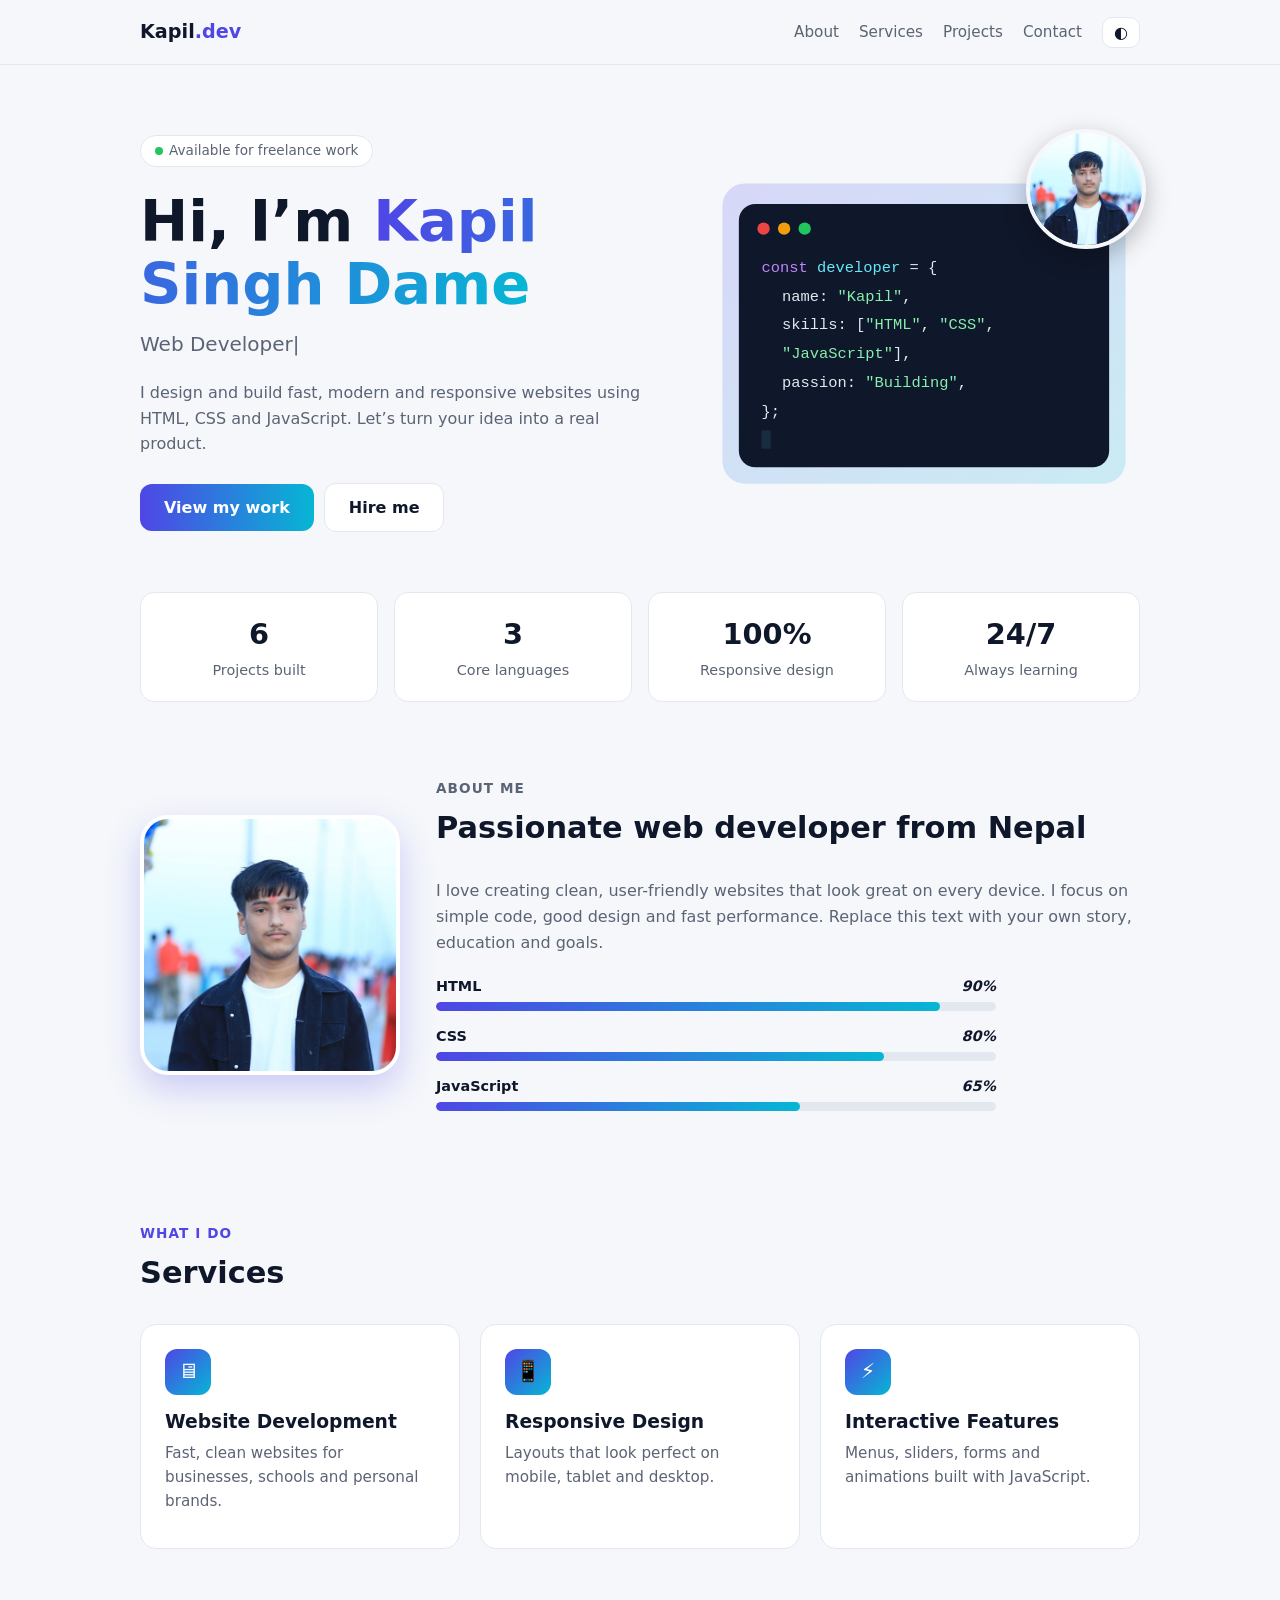
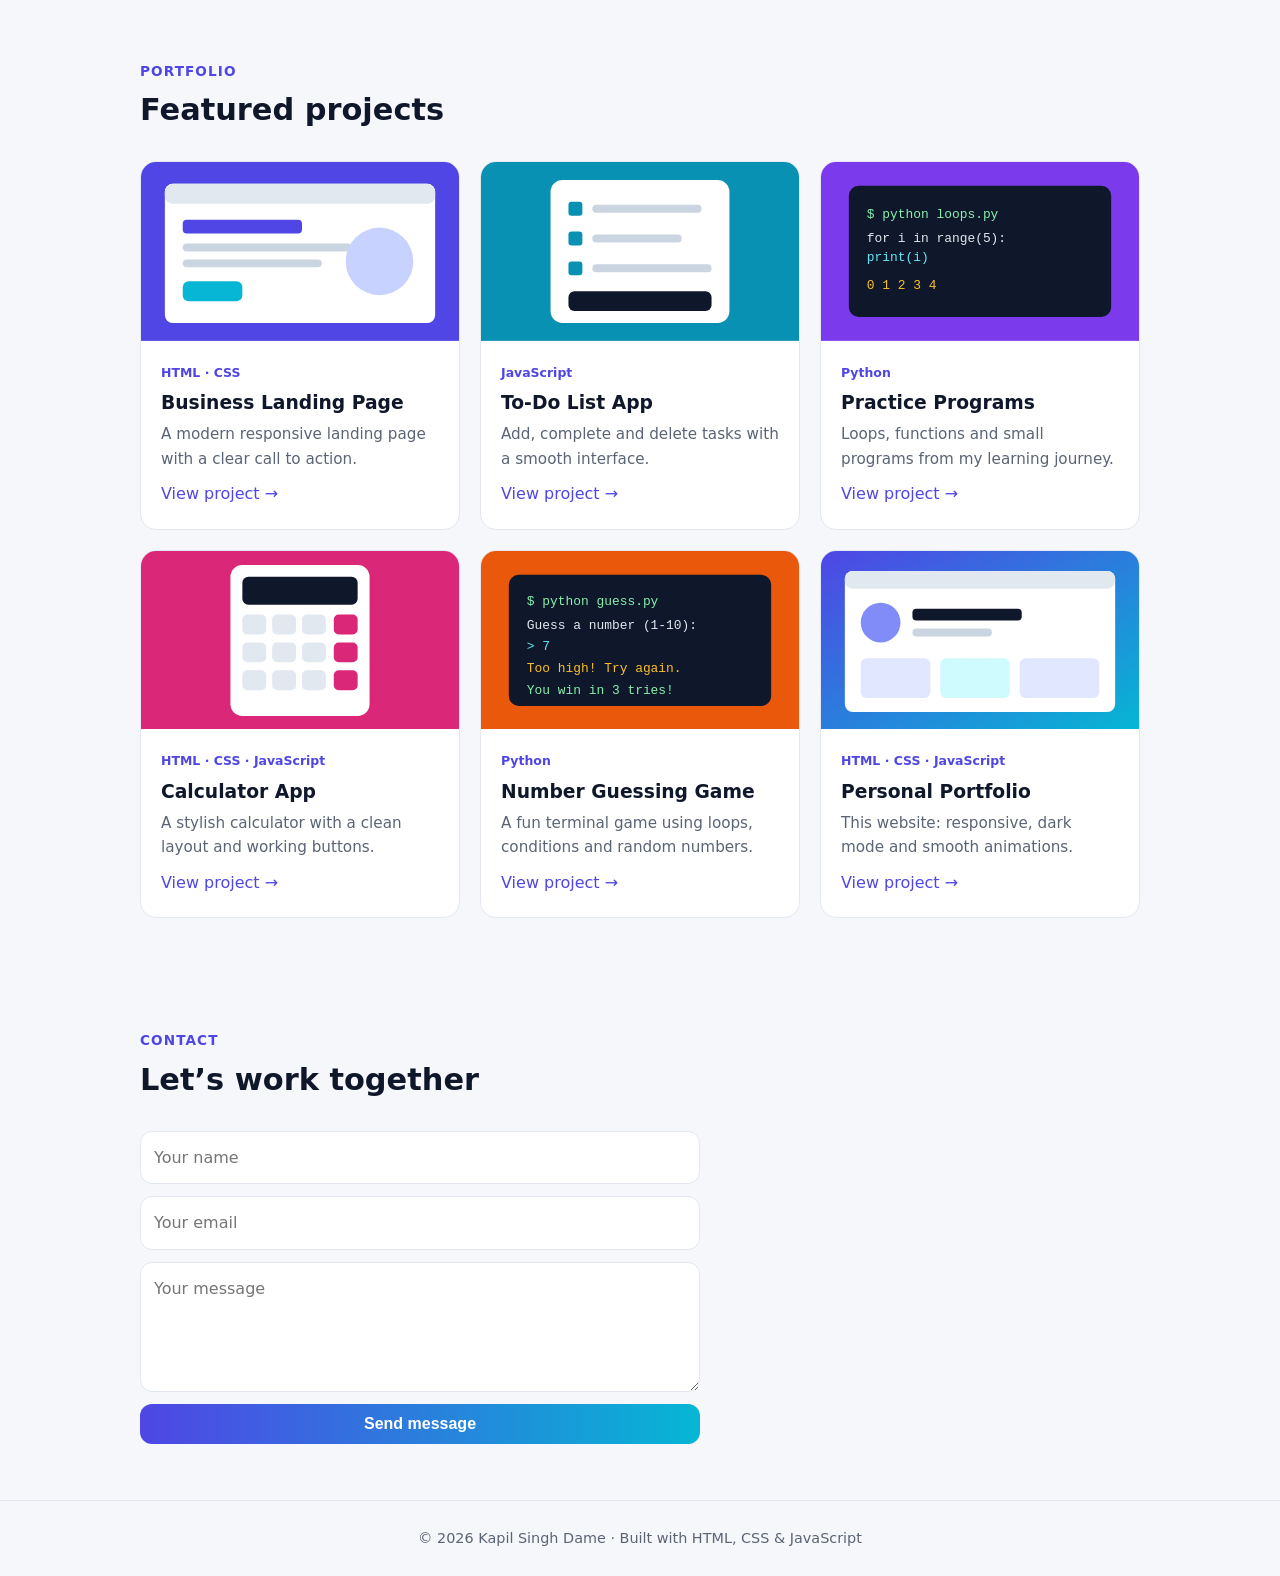
<file: my potfile/por/index.html>
<!DOCTYPE html>
<html lang="en">
<head>
<meta charset="UTF-8">
<meta name="viewport" content="width=device-width, initial-scale=1, viewport-fit=cover">
<title>Kapil Singh Dame – Web Developer</title>
<link rel="stylesheet" href="style.css">
</head>
<body>
<header><div class="wrap"><nav>
  <a class="logo" href="#top">Kapil<span>.dev</span></a>
  <div class="links">
    <a class="hide-sm" href="#about">About</a><a class="hide-sm" href="#services">Services</a>
    <a class="hide-sm" href="#projects">Projects</a><a href="#contact">Contact</a>
    <button id="theme" aria-label="Toggle theme">◐</button>
  </div></nav></div></header>

<main class="wrap" id="top">
  <div class="hero">
    <div>
      <span class="badge"><i></i>Available for freelance work</span>
      <h1>Hi, I’m <span class="grad">Kapil Singh Dame</span></h1>
      <div class="role" id="typed"></div>
      <p class="lead">I design and build fast, modern and responsive websites using HTML, CSS and JavaScript. Let’s turn your idea into a real product.</p>
      <a class="btn" href="#projects">View my work</a><a class="btn alt" href="#contact">Hire me</a>
    </div>
    <div class="visual">
      <svg viewBox="0 0 420 320" role="img" aria-label="Code editor illustration">
        <defs><linearGradient id="g1" x1="0" y1="0" x2="1" y2="1"><stop offset="0" stop-color="#4f46e5"/><stop offset="1" stop-color="#06b6d4"/></linearGradient></defs>
        <rect x="14" y="14" width="392" height="292" rx="22" fill="url(#g1)" opacity=".18"/>
        <rect x="30" y="34" width="360" height="256" rx="16" fill="var(--code)"/>
        <circle cx="54" cy="58" r="6" fill="#ef4444"/><circle cx="74" cy="58" r="6" fill="#f59e0b"/><circle cx="94" cy="58" r="6" fill="#22c55e"/>
        <g font-family="ui-monospace,Menlo,Consolas,monospace" font-size="15">
          <text x="52" y="100" fill="#c084fc">const <tspan fill="#67e8f9">developer</tspan> <tspan fill="#e2e8f0">= {</tspan></text>
          <text x="72" y="128" fill="#e2e8f0">name: <tspan fill="#86efac">"Kapil"</tspan>,</text>
          <text x="72" y="156" fill="#e2e8f0">skills: [<tspan fill="#86efac">"HTML"</tspan>, <tspan fill="#86efac">"CSS"</tspan>,</text>
          <text x="72" y="184" fill="#86efac">  "JavaScript"<tspan fill="#e2e8f0">],</tspan></text>
          <text x="72" y="212" fill="#e2e8f0">passion: <tspan fill="#86efac">"Building"</tspan>,</text>
          <text x="52" y="240" fill="#e2e8f0">};</text>
        </g>
        <rect x="52" y="254" width="9" height="18" fill="#67e8f9"><animate attributeName="opacity" values="1;0;1" dur="1s" repeatCount="indefinite"/></rect>
      </svg>
      <img src="profile.jpg" class="avatar photo" alt="Kapil Singh Dame" width="120" height="120">
    </div>
  </div>

  <div class="stats reveal">
    <div class="stat"><b>6</b><span>Projects built</span></div>
    <div class="stat"><b>3</b><span>Core languages</span></div>
    <div class="stat"><b>100%</b><span>Responsive design</span></div>
    <div class="stat"><b>24/7</b><span>Always learning</span></div>
  </div>

  <section id="about" class="reveal">
    <div class="about">
      <img src="profile.jpg" class="photo about-photo" alt="Kapil Singh Dame" width="260" height="260">
      <div>
        <p class="eyebrow">About me</p><h2>Passionate web developer from Nepal</h2>
        <p>I love creating clean, user-friendly websites that look great on every device. I focus on simple code, good design and fast performance. Replace this text with your own story, education and goals.</p>
        <div class="bars" style="margin-top:20px">
          <div class="bar"><span>HTML<em>90%</em></span><i><b data-w="90"></b></i></div>
          <div class="bar"><span>CSS<em>80%</em></span><i><b data-w="80"></b></i></div>
          <div class="bar"><span>JavaScript<em>65%</em></span><i><b data-w="65"></b></i></div>
        </div>
      </div>
    </div>
  </section>

  <section id="services" class="reveal">
    <p class="eyebrow">What I do</p><h2>Services</h2>
    <div class="grid">
      <div class="card service"><div class="ic">🖥</div><h3>Website Development</h3><p>Fast, clean websites for businesses, schools and personal brands.</p></div>
      <div class="card service"><div class="ic">📱</div><h3>Responsive Design</h3><p>Layouts that look perfect on mobile, tablet and desktop.</p></div>
      <div class="card service"><div class="ic">⚡</div><h3>Interactive Features</h3><p>Menus, sliders, forms and animations built with JavaScript.</p></div>
    </div>
  </section>

  <section id="projects" class="reveal">
    <p class="eyebrow">Portfolio</p><h2>Featured projects</h2>
    <div class="grid">
      <div class="card">
        <svg viewBox="0 0 320 180"><rect width="320" height="180" fill="#4f46e5"/><rect x="24" y="22" width="272" height="140" rx="8" fill="#fff"/><rect x="24" y="22" width="272" height="20" rx="8" fill="#e2e8f0"/><rect x="42" y="58" width="120" height="14" rx="4" fill="#4f46e5"/><rect x="42" y="82" width="170" height="8" rx="4" fill="#cbd5e1"/><rect x="42" y="98" width="140" height="8" rx="4" fill="#cbd5e1"/><rect x="42" y="120" width="60" height="20" rx="6" fill="#06b6d4"/><circle cx="240" cy="100" r="34" fill="#c7d2fe"/></svg>
        <div class="body"><span class="tag">HTML · CSS</span><h3>Business Landing Page</h3><p>A modern responsive landing page with a clear call to action.</p><a href="#">View project →</a></div>
      </div>
      <div class="card">
        <svg viewBox="0 0 320 180"><rect width="320" height="180" fill="#0891b2"/><rect x="70" y="18" width="180" height="144" rx="12" fill="#fff"/><g fill="#0891b2"><rect x="88" y="40" width="14" height="14" rx="3"/><rect x="88" y="70" width="14" height="14" rx="3"/><rect x="88" y="100" width="14" height="14" rx="3"/></g><g fill="#cbd5e1"><rect x="112" y="43" width="110" height="8" rx="4"/><rect x="112" y="73" width="90" height="8" rx="4"/><rect x="112" y="103" width="120" height="8" rx="4"/></g><rect x="88" y="130" width="144" height="20" rx="6" fill="#0f172a"/></svg>
        <div class="body"><span class="tag">JavaScript</span><h3>To-Do List App</h3><p>Add, complete and delete tasks with a smooth interface.</p><a href="#">View project →</a></div>
      </div>
      <div class="card">
        <svg viewBox="0 0 320 180"><rect width="320" height="180" fill="#7c3aed"/><rect x="28" y="24" width="264" height="132" rx="10" fill="#0f172a"/><g font-family="ui-monospace,Menlo,monospace" font-size="13"><text x="46" y="56" fill="#86efac">$ python loops.py</text><text x="46" y="80" fill="#e2e8f0">for i in range(5):</text><text x="46" y="100" fill="#67e8f9">    print(i)</text><text x="46" y="128" fill="#fbbf24">0 1 2 3 4</text></g></svg>
        <div class="body"><span class="tag">Python</span><h3>Practice Programs</h3><p>Loops, functions and small programs from my learning journey.</p><a href="#">View project →</a></div>
      </div>
      <div class="card">
        <svg viewBox="0 0 320 180"><rect width="320" height="180" fill="#db2777"/><rect x="90" y="14" width="140" height="152" rx="12" fill="#fff"/><rect x="102" y="26" width="116" height="28" rx="6" fill="#0f172a"/><g fill="#e2e8f0"><rect x="102" y="64" width="24" height="20" rx="5"/><rect x="132" y="64" width="24" height="20" rx="5"/><rect x="162" y="64" width="24" height="20" rx="5"/><rect x="102" y="92" width="24" height="20" rx="5"/><rect x="132" y="92" width="24" height="20" rx="5"/><rect x="162" y="92" width="24" height="20" rx="5"/><rect x="102" y="120" width="24" height="20" rx="5"/><rect x="132" y="120" width="24" height="20" rx="5"/><rect x="162" y="120" width="24" height="20" rx="5"/></g><g fill="#db2777"><rect x="194" y="64" width="24" height="20" rx="5"/><rect x="194" y="92" width="24" height="20" rx="5"/><rect x="194" y="120" width="24" height="20" rx="5"/></g></svg>
        <div class="body"><span class="tag">HTML · CSS · JavaScript</span><h3>Calculator App</h3><p>A stylish calculator with a clean layout and working buttons.</p><a href="#">View project →</a></div>
      </div>
      <div class="card">
        <svg viewBox="0 0 320 180"><rect width="320" height="180" fill="#ea580c"/><rect x="28" y="24" width="264" height="132" rx="10" fill="#0f172a"/><g font-family="ui-monospace,Menlo,monospace" font-size="13"><text x="46" y="54" fill="#86efac">$ python guess.py</text><text x="46" y="78" fill="#e2e8f0">Guess a number (1-10):</text><text x="46" y="100" fill="#67e8f9">&gt; 7</text><text x="46" y="122" fill="#fbbf24">Too high! Try again.</text><text x="46" y="144" fill="#86efac">You win in 3 tries!</text></g></svg>
        <div class="body"><span class="tag">Python</span><h3>Number Guessing Game</h3><p>A fun terminal game using loops, conditions and random numbers.</p><a href="#">View project →</a></div>
      </div>
      <div class="card">
        <svg viewBox="0 0 320 180"><defs><linearGradient id="g3" x1="0" y1="0" x2="1" y2="1"><stop offset="0" stop-color="#4f46e5"/><stop offset="1" stop-color="#06b6d4"/></linearGradient></defs><rect width="320" height="180" fill="url(#g3)"/><rect x="24" y="20" width="272" height="142" rx="8" fill="#fff"/><rect x="24" y="20" width="272" height="18" rx="8" fill="#e2e8f0"/><circle cx="60" cy="72" r="20" fill="#818cf8"/><rect x="92" y="58" width="110" height="12" rx="4" fill="#0f172a"/><rect x="92" y="78" width="80" height="8" rx="4" fill="#cbd5e1"/><rect x="40" y="108" width="70" height="40" rx="6" fill="#e0e7ff"/><rect x="120" y="108" width="70" height="40" rx="6" fill="#cffafe"/><rect x="200" y="108" width="80" height="40" rx="6" fill="#e0e7ff"/></svg>
        <div class="body"><span class="tag">HTML · CSS · JavaScript</span><h3>Personal Portfolio</h3><p>This website: responsive, dark mode and smooth animations.</p><a href="#">View project →</a></div>
      </div>
    </div>
  </section>

  <section id="contact" class="reveal">
    <p class="eyebrow">Contact</p><h2>Let’s work together</h2>
    <form id="form">
      <input id="name" placeholder="Your name" required>
      <input id="email" type="email" placeholder="Your email" required>
      <textarea id="msg" rows="4" placeholder="Your message" required></textarea>
      <button class="btn" type="submit" style="margin:0">Send message</button>
    </form>
  </section>
</main>
<footer>© <span id="year"></span> Kapil Singh Dame · Built with HTML, CSS &amp; JavaScript</footer>

<script src="script.js"></script>
</body>
</html>
</file>
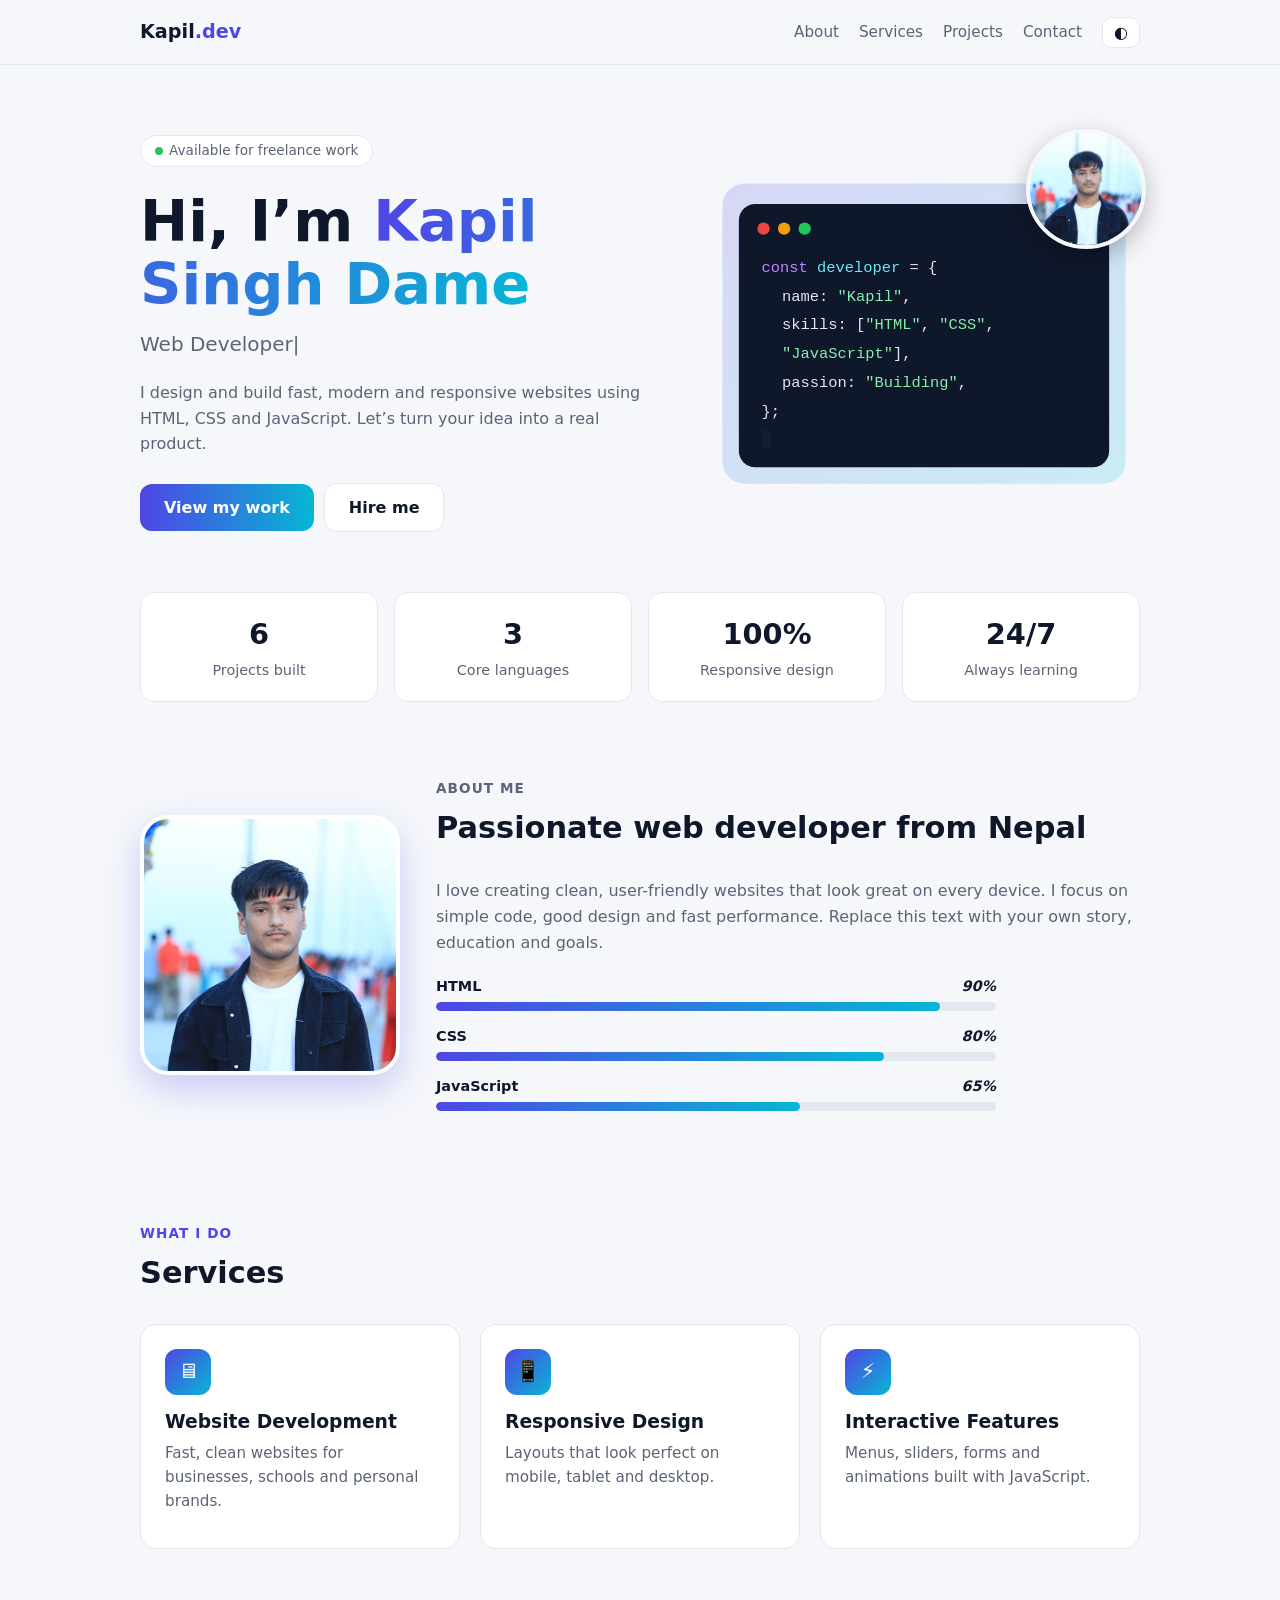
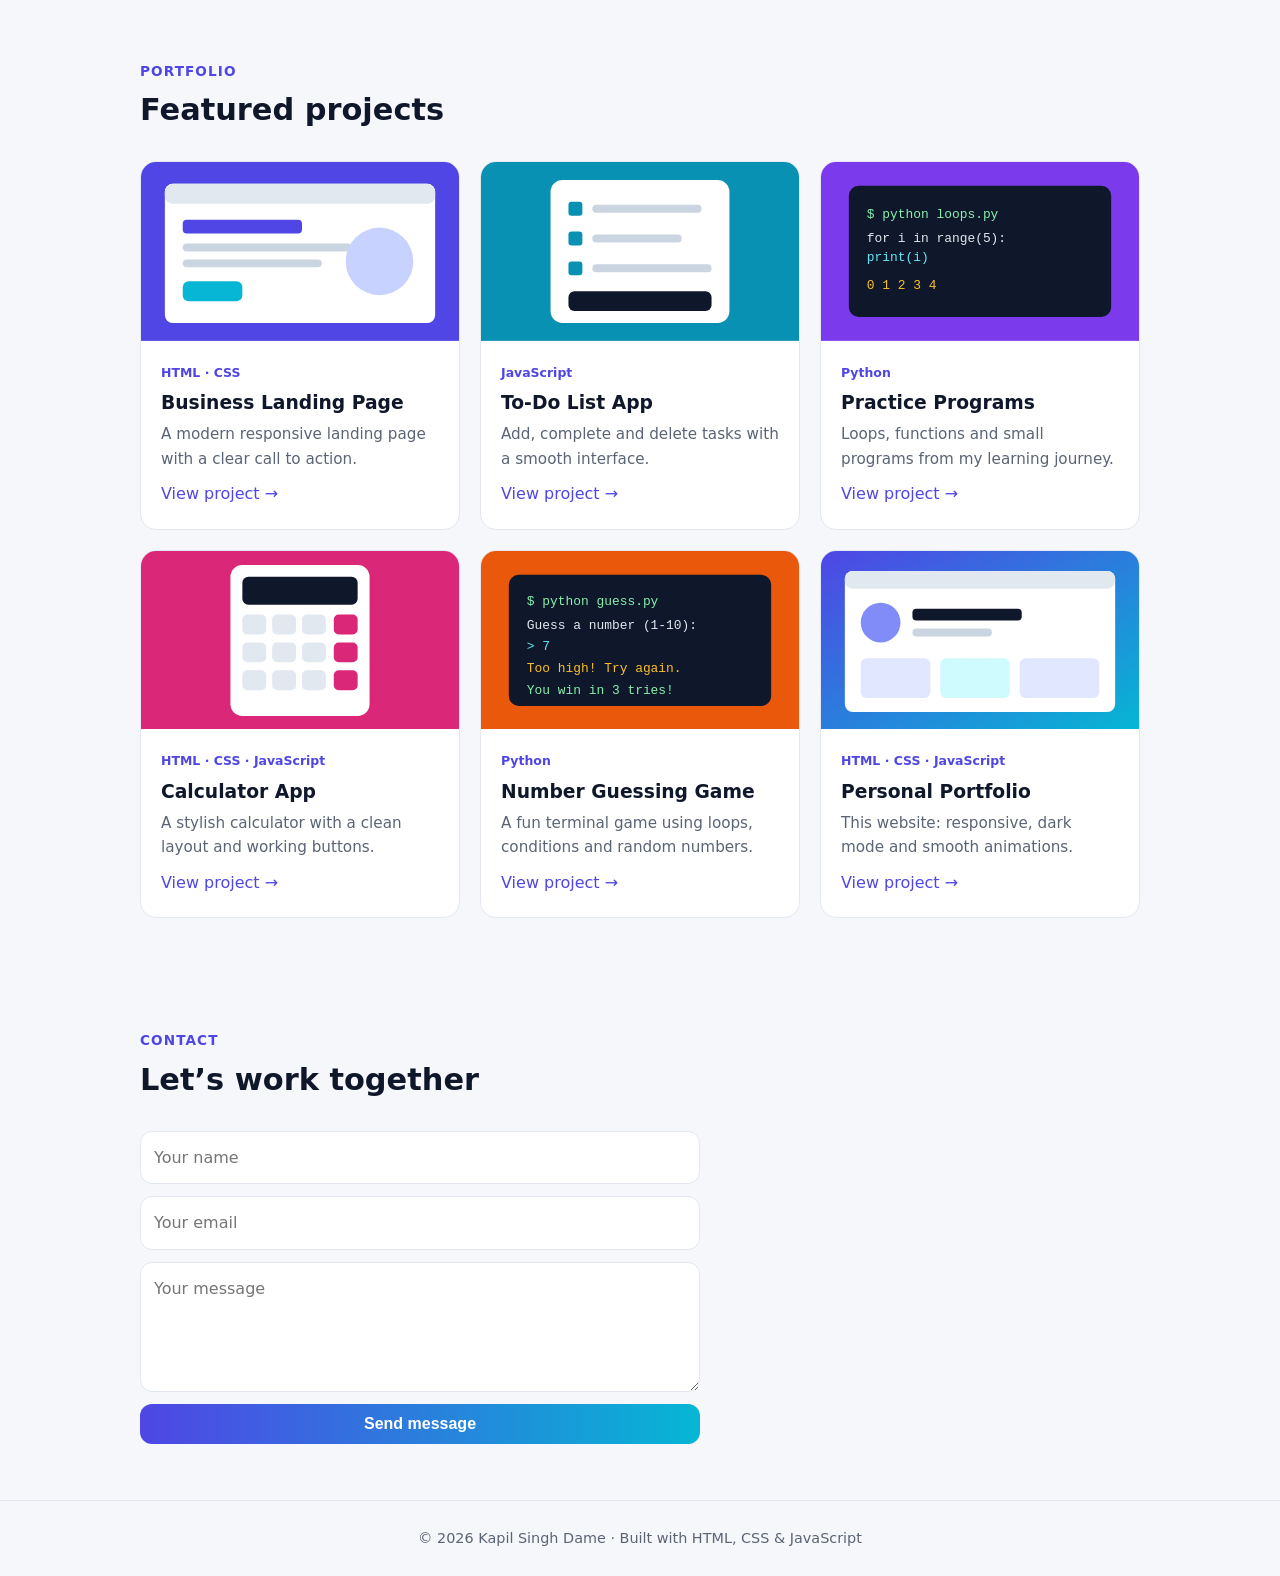
<file: my potfile/my portiflow.html>
<!DOCTYPE html>
<html lang="en">
<head>
<meta charset="UTF-8">
<meta name="viewport" content="width=device-width, initial-scale=1, viewport-fit=cover">
<title>Kapil Singh Dame – Web Developer</title>
<style>
:root{
  box-sizing:border-box;padding-top:env(safe-area-inset-top,0px);padding-bottom:env(safe-area-inset-bottom,0px);
  --bg:#f5f7fb;--surface:#fff;--text:#0f172a;--muted:#5b6475;--accent:#4f46e5;--accent2:#06b6d4;--accent-text:#fff;--border:#e3e8f0;--code:#0f172a;
  color-scheme:light;
}
@media (prefers-color-scheme:dark){
  :root:not([data-theme="light"]){--bg:#0b1020;--surface:#131a2e;--text:#eef2ff;--muted:#9aa5bd;--accent:#818cf8;--accent2:#22d3ee;--accent-text:#0b1020;--border:#222b45;--code:#070b17;color-scheme:dark}
}
:root[data-theme="dark"]{--bg:#0b1020;--surface:#131a2e;--text:#eef2ff;--muted:#9aa5bd;--accent:#818cf8;--accent2:#22d3ee;--accent-text:#0b1020;--border:#222b45;--code:#070b17;color-scheme:dark}
html{scroll-behavior:smooth;scroll-padding-top:calc(env(safe-area-inset-top,0px) + 70px)}
*,*::before,*::after{box-sizing:inherit}
body{margin:0;background:var(--bg);color:var(--text);font-family:system-ui,-apple-system,"Segoe UI",Roboto,sans-serif;line-height:1.6}
body::before{content:"";position:fixed;inset:0 0 auto;height:env(safe-area-inset-top,0px);background:var(--bg);z-index:30}
a{color:var(--accent);text-decoration:none}
svg{max-width:100%;height:auto;display:block}
.wrap{max-width:1040px;margin:0 auto;padding:0 20px}
header{position:sticky;top:env(safe-area-inset-top,0px);z-index:20;background:var(--bg);border-bottom:1px solid var(--border)}
nav{display:flex;align-items:center;justify-content:space-between;height:64px}
.logo{font-weight:800;font-size:1.2rem;color:var(--text)}.logo span{color:var(--accent)}
.links{display:flex;gap:20px;align-items:center;font-size:.95rem}
.links a{color:var(--muted)}.links a:hover{color:var(--text)}
#theme{background:var(--surface);border:1px solid var(--border);color:var(--text);border-radius:10px;padding:5px 11px;cursor:pointer;font-size:1rem}
.hero{display:grid;grid-template-columns:1.1fr .9fr;gap:40px;align-items:center;padding:70px 0 60px}
.badge{display:inline-block;background:var(--surface);border:1px solid var(--border);padding:4px 14px;border-radius:999px;font-size:.85rem;color:var(--muted)}
.badge i{display:inline-block;width:8px;height:8px;border-radius:50%;background:#22c55e;margin-right:6px}
.hero h1{font-size:clamp(2.2rem,6vw,3.6rem);line-height:1.1;margin:.4em 0 .2em}
.grad{background:linear-gradient(90deg,var(--accent),var(--accent2));-webkit-background-clip:text;background-clip:text;color:transparent}
.role{font-size:1.25rem;color:var(--muted);min-height:1.8em;margin-bottom:6px}
.lead{color:var(--muted);max-width:520px}
.btn{display:inline-block;background:linear-gradient(90deg,var(--accent),var(--accent2));color:var(--accent-text);padding:11px 24px;border-radius:12px;font-weight:700;margin:10px 10px 0 0;border:0;cursor:pointer;font-size:1rem}
.btn.alt{background:var(--surface);color:var(--text);border:1px solid var(--border)}
.visual{position:relative}
.avatar{position:absolute;right:-6px;top:-40px;width:120px;height:120px;border-radius:50%;border:4px solid var(--bg);box-shadow:0 8px 24px rgba(0,0,0,.25)}
.photo{object-fit:cover;background:var(--surface)}
.about-photo{width:100%;max-width:260px;height:auto;aspect-ratio:1;border-radius:28px;border:4px solid var(--surface);box-shadow:0 14px 34px rgba(79,70,229,.25)}
.stats{display:grid;grid-template-columns:repeat(auto-fit,minmax(150px,1fr));gap:16px;margin-bottom:20px}
.stat{background:var(--surface);border:1px solid var(--border);border-radius:14px;padding:18px;text-align:center}
.stat b{display:block;font-size:1.8rem}.stat span{color:var(--muted);font-size:.9rem}
section{padding:56px 0}
.eyebrow{color:var(--accent);font-weight:700;font-size:.85rem;letter-spacing:.08em;text-transform:uppercase;margin:0}
h2{font-size:1.9rem;margin:4px 0 26px}
.about{display:grid;grid-template-columns:260px 1fr;gap:36px;align-items:center}
.about p{color:var(--muted)}
.grid{display:grid;grid-template-columns:repeat(auto-fit,minmax(270px,1fr));gap:20px}
.card{background:var(--surface);border:1px solid var(--border);border-radius:16px;overflow:hidden;transition:transform .25s,box-shadow .25s}
.card:hover{transform:translateY(-5px);box-shadow:0 14px 30px rgba(79,70,229,.15)}
.card .body{padding:18px 20px 22px}.card h3{margin:4px 0}.card p{color:var(--muted);margin:0 0 10px;font-size:.95rem}
.tag{font-size:.78rem;color:var(--accent);font-weight:700}
.service{padding:24px}.service .ic{width:46px;height:46px;border-radius:12px;background:linear-gradient(135deg,var(--accent),var(--accent2));display:grid;place-items:center;color:#fff;font-size:1.3rem;margin-bottom:12px}
.bars{display:grid;gap:14px;max-width:560px}
.bar span{display:flex;justify-content:space-between;font-size:.9rem;margin-bottom:4px;font-weight:600}
.bar i{display:block;height:9px;background:var(--border);border-radius:9px;overflow:hidden}
.bar b{display:block;height:100%;width:0;background:linear-gradient(90deg,var(--accent),var(--accent2));border-radius:9px;transition:width 1.2s ease}
form{display:grid;gap:12px;max-width:560px}
input,textarea{width:100%;padding:13px;border-radius:12px;border:1px solid var(--border);background:var(--surface);color:var(--text);font:inherit}
footer{border-top:1px solid var(--border);padding:26px 0;text-align:center;color:var(--muted);font-size:.9rem}
.reveal{opacity:0;transform:translateY(24px);transition:opacity .7s,transform .7s}.reveal.show{opacity:1;transform:none}
@media (max-width:760px){.hero,.about{grid-template-columns:1fr}.about-photo{max-width:200px;margin:auto}.links a.hide-sm{display:none}.hero{padding-top:40px}.avatar{right:6px}}
</style>
</head>
<body>
<header><div class="wrap"><nav>
  <a class="logo" href="#top">Kapil<span>.dev</span></a>
  <div class="links">
    <a class="hide-sm" href="#about">About</a><a class="hide-sm" href="#services">Services</a>
    <a class="hide-sm" href="#projects">Projects</a><a href="#contact">Contact</a>
    <button id="theme" aria-label="Toggle theme">◐</button>
  </div></nav></div></header>

<main class="wrap" id="top">
  <div class="hero">
    <div>
      <span class="badge"><i></i>Available for freelance work</span>
      <h1>Hi, I’m <span class="grad">Kapil Singh Dame</span></h1>
      <div class="role" id="typed"></div>
      <p class="lead">I design and build fast, modern and responsive websites using HTML, CSS and JavaScript. Let’s turn your idea into a real product.</p>
      <a class="btn" href="#projects">View my work</a><a class="btn alt" href="#contact">Hire me</a>
    </div>
    <div class="visual">
      <svg viewBox="0 0 420 320" role="img" aria-label="Code editor illustration">
        <defs><linearGradient id="g1" x1="0" y1="0" x2="1" y2="1"><stop offset="0" stop-color="#4f46e5"/><stop offset="1" stop-color="#06b6d4"/></linearGradient></defs>
        <rect x="14" y="14" width="392" height="292" rx="22" fill="url(#g1)" opacity=".18"/>
        <rect x="30" y="34" width="360" height="256" rx="16" fill="var(--code)"/>
        <circle cx="54" cy="58" r="6" fill="#ef4444"/><circle cx="74" cy="58" r="6" fill="#f59e0b"/><circle cx="94" cy="58" r="6" fill="#22c55e"/>
        <g font-family="ui-monospace,Menlo,Consolas,monospace" font-size="15">
          <text x="52" y="100" fill="#c084fc">const <tspan fill="#67e8f9">developer</tspan> <tspan fill="#e2e8f0">= {</tspan></text>
          <text x="72" y="128" fill="#e2e8f0">name: <tspan fill="#86efac">"Kapil"</tspan>,</text>
          <text x="72" y="156" fill="#e2e8f0">skills: [<tspan fill="#86efac">"HTML"</tspan>, <tspan fill="#86efac">"CSS"</tspan>,</text>
          <text x="72" y="184" fill="#86efac">  "JavaScript"<tspan fill="#e2e8f0">],</tspan></text>
          <text x="72" y="212" fill="#e2e8f0">passion: <tspan fill="#86efac">"Building"</tspan>,</text>
          <text x="52" y="240" fill="#e2e8f0">};</text>
        </g>
        <rect x="52" y="254" width="9" height="18" fill="#67e8f9"><animate attributeName="opacity" values="1;0;1" dur="1s" repeatCount="indefinite"/></rect>
      </svg>
      <img class="avatar photo" alt="Kapil Singh Dame" width="120" height="120">
    </div>
  </div>

  <div class="stats reveal">
    <div class="stat"><b>6</b><span>Projects built</span></div>
    <div class="stat"><b>3</b><span>Core languages</span></div>
    <div class="stat"><b>100%</b><span>Responsive design</span></div>
    <div class="stat"><b>24/7</b><span>Always learning</span></div>
  </div>

  <section id="about" class="reveal">
    <div class="about">
      <img class="photo about-photo" alt="Kapil Singh Dame" width="260" height="260">
      <div>
        <p class="eyebrow">About me</p><h2>Passionate web developer from Nepal</h2>
        <p>I love creating clean, user-friendly websites that look great on every device. I focus on simple code, good design and fast performance. Replace this text with your own story, education and goals.</p>
        <div class="bars" style="margin-top:20px">
          <div class="bar"><span>HTML<em>90%</em></span><i><b data-w="90"></b></i></div>
          <div class="bar"><span>CSS<em>80%</em></span><i><b data-w="80"></b></i></div>
          <div class="bar"><span>JavaScript<em>65%</em></span><i><b data-w="65"></b></i></div>
        </div>
      </div>
    </div>
  </section>

  <section id="services" class="reveal">
    <p class="eyebrow">What I do</p><h2>Services</h2>
    <div class="grid">
      <div class="card service"><div class="ic">🖥</div><h3>Website Development</h3><p>Fast, clean websites for businesses, schools and personal brands.</p></div>
      <div class="card service"><div class="ic">📱</div><h3>Responsive Design</h3><p>Layouts that look perfect on mobile, tablet and desktop.</p></div>
      <div class="card service"><div class="ic">⚡</div><h3>Interactive Features</h3><p>Menus, sliders, forms and animations built with JavaScript.</p></div>
    </div>
  </section>

  <section id="projects" class="reveal">
    <p class="eyebrow">Portfolio</p><h2>Featured projects</h2>
    <div class="grid">
      <div class="card">
        <svg viewBox="0 0 320 180"><rect width="320" height="180" fill="#4f46e5"/><rect x="24" y="22" width="272" height="140" rx="8" fill="#fff"/><rect x="24" y="22" width="272" height="20" rx="8" fill="#e2e8f0"/><rect x="42" y="58" width="120" height="14" rx="4" fill="#4f46e5"/><rect x="42" y="82" width="170" height="8" rx="4" fill="#cbd5e1"/><rect x="42" y="98" width="140" height="8" rx="4" fill="#cbd5e1"/><rect x="42" y="120" width="60" height="20" rx="6" fill="#06b6d4"/><circle cx="240" cy="100" r="34" fill="#c7d2fe"/></svg>
        <div class="body"><span class="tag">HTML · CSS</span><h3>Business Landing Page</h3><p>A modern responsive landing page with a clear call to action.</p><a href="#">View project →</a></div>
      </div>
      <div class="card">
        <svg viewBox="0 0 320 180"><rect width="320" height="180" fill="#0891b2"/><rect x="70" y="18" width="180" height="144" rx="12" fill="#fff"/><g fill="#0891b2"><rect x="88" y="40" width="14" height="14" rx="3"/><rect x="88" y="70" width="14" height="14" rx="3"/><rect x="88" y="100" width="14" height="14" rx="3"/></g><g fill="#cbd5e1"><rect x="112" y="43" width="110" height="8" rx="4"/><rect x="112" y="73" width="90" height="8" rx="4"/><rect x="112" y="103" width="120" height="8" rx="4"/></g><rect x="88" y="130" width="144" height="20" rx="6" fill="#0f172a"/></svg>
        <div class="body"><span class="tag">JavaScript</span><h3>To-Do List App</h3><p>Add, complete and delete tasks with a smooth interface.</p><a href="#">View project →</a></div>
      </div>
      <div class="card">
        <svg viewBox="0 0 320 180"><rect width="320" height="180" fill="#7c3aed"/><rect x="28" y="24" width="264" height="132" rx="10" fill="#0f172a"/><g font-family="ui-monospace,Menlo,monospace" font-size="13"><text x="46" y="56" fill="#86efac">$ python loops.py</text><text x="46" y="80" fill="#e2e8f0">for i in range(5):</text><text x="46" y="100" fill="#67e8f9">    print(i)</text><text x="46" y="128" fill="#fbbf24">0 1 2 3 4</text></g></svg>
        <div class="body"><span class="tag">Python</span><h3>Practice Programs</h3><p>Loops, functions and small programs from my learning journey.</p><a href="#">View project →</a></div>
      </div>
      <div class="card">
        <svg viewBox="0 0 320 180"><rect width="320" height="180" fill="#db2777"/><rect x="90" y="14" width="140" height="152" rx="12" fill="#fff"/><rect x="102" y="26" width="116" height="28" rx="6" fill="#0f172a"/><g fill="#e2e8f0"><rect x="102" y="64" width="24" height="20" rx="5"/><rect x="132" y="64" width="24" height="20" rx="5"/><rect x="162" y="64" width="24" height="20" rx="5"/><rect x="102" y="92" width="24" height="20" rx="5"/><rect x="132" y="92" width="24" height="20" rx="5"/><rect x="162" y="92" width="24" height="20" rx="5"/><rect x="102" y="120" width="24" height="20" rx="5"/><rect x="132" y="120" width="24" height="20" rx="5"/><rect x="162" y="120" width="24" height="20" rx="5"/></g><g fill="#db2777"><rect x="194" y="64" width="24" height="20" rx="5"/><rect x="194" y="92" width="24" height="20" rx="5"/><rect x="194" y="120" width="24" height="20" rx="5"/></g></svg>
        <div class="body"><span class="tag">HTML · CSS · JavaScript</span><h3>Calculator App</h3><p>A stylish calculator with a clean layout and working buttons.</p><a href="#">View project →</a></div>
      </div>
      <div class="card">
        <svg viewBox="0 0 320 180"><rect width="320" height="180" fill="#ea580c"/><rect x="28" y="24" width="264" height="132" rx="10" fill="#0f172a"/><g font-family="ui-monospace,Menlo,monospace" font-size="13"><text x="46" y="54" fill="#86efac">$ python guess.py</text><text x="46" y="78" fill="#e2e8f0">Guess a number (1-10):</text><text x="46" y="100" fill="#67e8f9">&gt; 7</text><text x="46" y="122" fill="#fbbf24">Too high! Try again.</text><text x="46" y="144" fill="#86efac">You win in 3 tries!</text></g></svg>
        <div class="body"><span class="tag">Python</span><h3>Number Guessing Game</h3><p>A fun terminal game using loops, conditions and random numbers.</p><a href="#">View project →</a></div>
      </div>
      <div class="card">
        <svg viewBox="0 0 320 180"><defs><linearGradient id="g3" x1="0" y1="0" x2="1" y2="1"><stop offset="0" stop-color="#4f46e5"/><stop offset="1" stop-color="#06b6d4"/></linearGradient></defs><rect width="320" height="180" fill="url(#g3)"/><rect x="24" y="20" width="272" height="142" rx="8" fill="#fff"/><rect x="24" y="20" width="272" height="18" rx="8" fill="#e2e8f0"/><circle cx="60" cy="72" r="20" fill="#818cf8"/><rect x="92" y="58" width="110" height="12" rx="4" fill="#0f172a"/><rect x="92" y="78" width="80" height="8" rx="4" fill="#cbd5e1"/><rect x="40" y="108" width="70" height="40" rx="6" fill="#e0e7ff"/><rect x="120" y="108" width="70" height="40" rx="6" fill="#cffafe"/><rect x="200" y="108" width="80" height="40" rx="6" fill="#e0e7ff"/></svg>
        <div class="body"><span class="tag">HTML · CSS · JavaScript</span><h3>Personal Portfolio</h3><p>This website: responsive, dark mode and smooth animations.</p><a href="#">View project →</a></div>
      </div>
    </div>
  </section>

  <section id="contact" class="reveal">
    <p class="eyebrow">Contact</p><h2>Let’s work together</h2>
    <form id="form">
      <input id="name" placeholder="Your name" required>
      <input id="email" type="email" placeholder="Your email" required>
      <textarea id="msg" rows="4" placeholder="Your message" required></textarea>
      <button class="btn" type="submit" style="margin:0">Send message</button>
    </form>
  </section>
</main>
<footer>© <span id="year"></span> Kapil Singh Dame · Built with HTML, CSS &amp; JavaScript</footer>

<script>
var PHOTO="[data-uri]";
document.querySelectorAll(".photo").forEach(function(i){i.src=PHOTO});
var root=document.documentElement;
try{var t=localStorage.getItem("theme");if(t)root.setAttribute("data-theme",t)}catch(e){}
document.getElementById("theme").onclick=function(){
  var dark=root.getAttribute("data-theme")==="dark"||(!root.getAttribute("data-theme")&&matchMedia("(prefers-color-scheme: dark)").matches);
  var n=dark?"light":"dark";root.setAttribute("data-theme",n);
  try{localStorage.setItem("theme",n)}catch(e){}
};
var roles=["Web Developer","Frontend Developer","UI Enthusiast"],ri=0,ci=0,del=false,el=document.getElementById("typed");
(function type(){
  var w=roles[ri];el.textContent=w.slice(0,ci)+"|";
  if(!del&&ci<w.length)ci++;
  else if(!del){del=true;return setTimeout(type,1200)}
  else if(ci>0)ci--;
  else{del=false;ri=(ri+1)%roles.length}
  setTimeout(type,del?50:90);
})();
var io=new IntersectionObserver(function(es){es.forEach(function(e){
  if(e.isIntersecting){e.target.classList.add("show");
    e.target.querySelectorAll(".bar b").forEach(function(b){b.style.width=b.dataset.w+"%"})}
})},{threshold:.15});
document.querySelectorAll(".reveal").forEach(function(s){io.observe(s)});
document.getElementById("form").onsubmit=function(e){
  e.preventDefault();
  location.href="mailto:your-email@example.com?subject="+encodeURIComponent("Message from "+document.getElementById("name").value)+"&body="+encodeURIComponent(document.getElementById("msg").value);
};
document.getElementById("year").textContent=new Date().getFullYear();
</script>
</body>
</html>
</file>
<file: my potfile/por/style.css>
/* Kapil Singh Dame - Portfolio styles */
:root{
  box-sizing:border-box;padding-top:env(safe-area-inset-top,0px);padding-bottom:env(safe-area-inset-bottom,0px);
  --bg:#f5f7fb;--surface:#fff;--text:#0f172a;--muted:#5b6475;--accent:#4f46e5;--accent2:#06b6d4;--accent-text:#fff;--border:#e3e8f0;--code:#0f172a;
  color-scheme:light;
}
@media (prefers-color-scheme:dark){
  :root:not([data-theme="light"]){--bg:#0b1020;--surface:#131a2e;--text:#eef2ff;--muted:#9aa5bd;--accent:#818cf8;--accent2:#22d3ee;--accent-text:#0b1020;--border:#222b45;--code:#070b17;color-scheme:dark}
}
:root[data-theme="dark"]{--bg:#0b1020;--surface:#131a2e;--text:#eef2ff;--muted:#9aa5bd;--accent:#818cf8;--accent2:#22d3ee;--accent-text:#0b1020;--border:#222b45;--code:#070b17;color-scheme:dark}
html{scroll-behavior:smooth;scroll-padding-top:calc(env(safe-area-inset-top,0px) + 70px)}
*,*::before,*::after{box-sizing:inherit}
body{margin:0;background:var(--bg);color:var(--text);font-family:system-ui,-apple-system,"Segoe UI",Roboto,sans-serif;line-height:1.6}
body::before{content:"";position:fixed;inset:0 0 auto;height:env(safe-area-inset-top,0px);background:var(--bg);z-index:30}
a{color:var(--accent);text-decoration:none}
svg{max-width:100%;height:auto;display:block}
.wrap{max-width:1040px;margin:0 auto;padding:0 20px}
header{position:sticky;top:env(safe-area-inset-top,0px);z-index:20;background:var(--bg);border-bottom:1px solid var(--border)}
nav{display:flex;align-items:center;justify-content:space-between;height:64px}
.logo{font-weight:800;font-size:1.2rem;color:var(--text)}.logo span{color:var(--accent)}
.links{display:flex;gap:20px;align-items:center;font-size:.95rem}
.links a{color:var(--muted)}.links a:hover{color:var(--text)}
#theme{background:var(--surface);border:1px solid var(--border);color:var(--text);border-radius:10px;padding:5px 11px;cursor:pointer;font-size:1rem}
.hero{display:grid;grid-template-columns:1.1fr .9fr;gap:40px;align-items:center;padding:70px 0 60px}
.badge{display:inline-block;background:var(--surface);border:1px solid var(--border);padding:4px 14px;border-radius:999px;font-size:.85rem;color:var(--muted)}
.badge i{display:inline-block;width:8px;height:8px;border-radius:50%;background:#22c55e;margin-right:6px}
.hero h1{font-size:clamp(2.2rem,6vw,3.6rem);line-height:1.1;margin:.4em 0 .2em}
.grad{background:linear-gradient(90deg,var(--accent),var(--accent2));-webkit-background-clip:text;background-clip:text;color:transparent}
.role{font-size:1.25rem;color:var(--muted);min-height:1.8em;margin-bottom:6px}
.lead{color:var(--muted);max-width:520px}
.btn{display:inline-block;background:linear-gradient(90deg,var(--accent),var(--accent2));color:var(--accent-text);padding:11px 24px;border-radius:12px;font-weight:700;margin:10px 10px 0 0;border:0;cursor:pointer;font-size:1rem}
.btn.alt{background:var(--surface);color:var(--text);border:1px solid var(--border)}
.visual{position:relative}
.avatar{position:absolute;right:-6px;top:-40px;width:120px;height:120px;border-radius:50%;border:4px solid var(--bg);box-shadow:0 8px 24px rgba(0,0,0,.25)}
.photo{object-fit:cover;background:var(--surface)}
.about-photo{width:100%;max-width:260px;height:auto;aspect-ratio:1;border-radius:28px;border:4px solid var(--surface);box-shadow:0 14px 34px rgba(79,70,229,.25)}
.stats{display:grid;grid-template-columns:repeat(auto-fit,minmax(150px,1fr));gap:16px;margin-bottom:20px}
.stat{background:var(--surface);border:1px solid var(--border);border-radius:14px;padding:18px;text-align:center}
.stat b{display:block;font-size:1.8rem}.stat span{color:var(--muted);font-size:.9rem}
section{padding:56px 0}
.eyebrow{color:var(--accent);font-weight:700;font-size:.85rem;letter-spacing:.08em;text-transform:uppercase;margin:0}
h2{font-size:1.9rem;margin:4px 0 26px}
.about{display:grid;grid-template-columns:260px 1fr;gap:36px;align-items:center}
.about p{color:var(--muted)}
.grid{display:grid;grid-template-columns:repeat(auto-fit,minmax(270px,1fr));gap:20px}
.card{background:var(--surface);border:1px solid var(--border);border-radius:16px;overflow:hidden;transition:transform .25s,box-shadow .25s}
.card:hover{transform:translateY(-5px);box-shadow:0 14px 30px rgba(79,70,229,.15)}
.card .body{padding:18px 20px 22px}.card h3{margin:4px 0}.card p{color:var(--muted);margin:0 0 10px;font-size:.95rem}
.tag{font-size:.78rem;color:var(--accent);font-weight:700}
.service{padding:24px}.service .ic{width:46px;height:46px;border-radius:12px;background:linear-gradient(135deg,var(--accent),var(--accent2));display:grid;place-items:center;color:#fff;font-size:1.3rem;margin-bottom:12px}
.bars{display:grid;gap:14px;max-width:560px}
.bar span{display:flex;justify-content:space-between;font-size:.9rem;margin-bottom:4px;font-weight:600}
.bar i{display:block;height:9px;background:var(--border);border-radius:9px;overflow:hidden}
.bar b{display:block;height:100%;width:0;background:linear-gradient(90deg,var(--accent),var(--accent2));border-radius:9px;transition:width 1.2s ease}
form{display:grid;gap:12px;max-width:560px}
input,textarea{width:100%;padding:13px;border-radius:12px;border:1px solid var(--border);background:var(--surface);color:var(--text);font:inherit}
footer{border-top:1px solid var(--border);padding:26px 0;text-align:center;color:var(--muted);font-size:.9rem}
.reveal{opacity:0;transform:translateY(24px);transition:opacity .7s,transform .7s}.reveal.show{opacity:1;transform:none}
@media (max-width:760px){.hero,.about{grid-template-columns:1fr}.about-photo{max-width:200px;margin:auto}.links a.hide-sm{display:none}.hero{padding-top:40px}.avatar{right:6px}}
</file>
